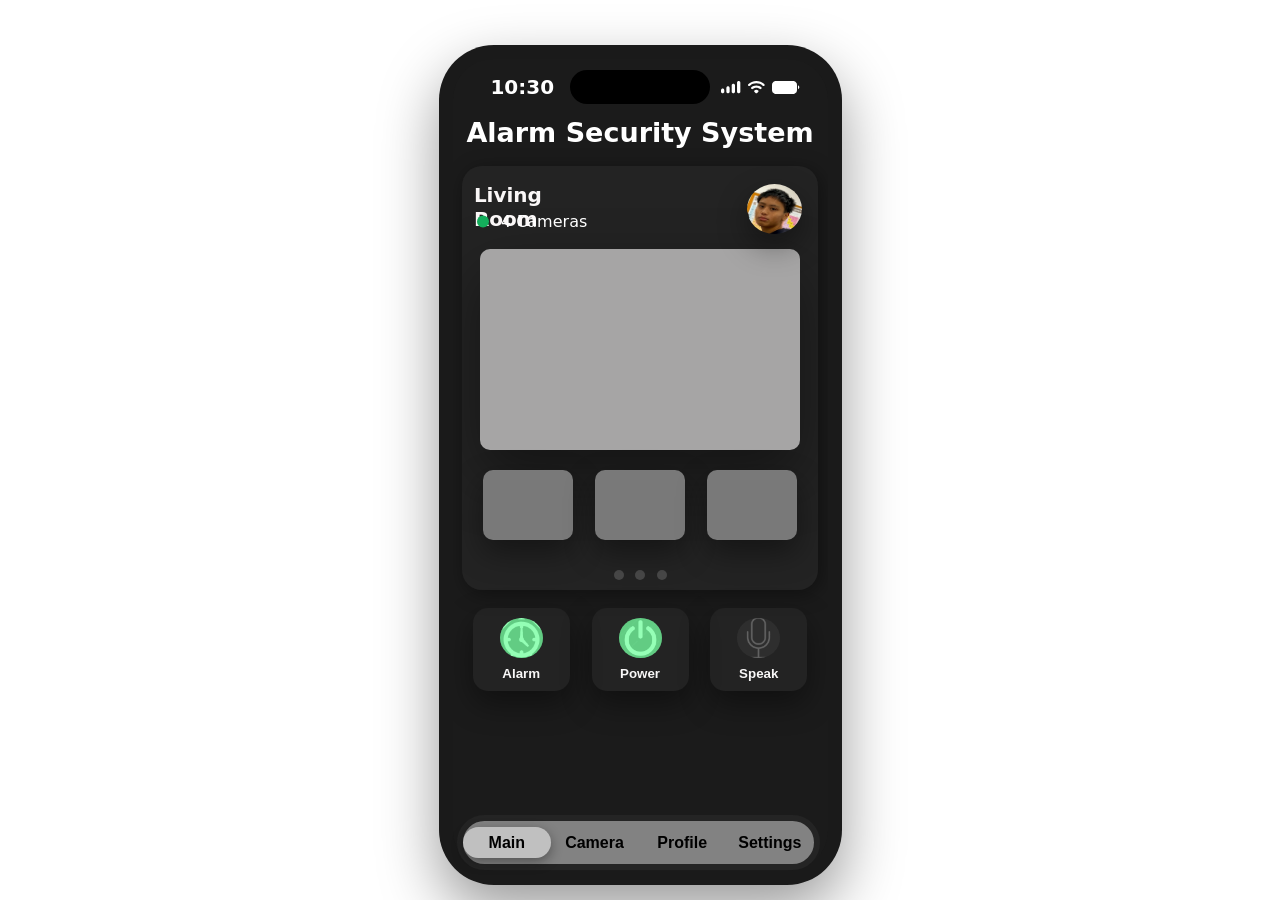
<file: index.html>
<!DOCTYPE html>
<html lang="en">
    <title>Alarm Security System</title>
    <link rel="stylesheet" href="style.css">
<head>
    <meta charset="UTF-8">
    <meta name="viewport" content="width=device-width, initial-scale=1.0">
    <title>Alarm Security System</title>
</head>
<body>
    <div class="phoneFrame">
        <div class="pageContainer">
            <div class="notch"></div>
            <div class="statusBas">
                <span style="margin-left: 1.1vh">10:30</span>
                <div class="levelBar">
                    <img src="Icons/CellularConnection.svg" alt="CelluarIcon">
                    <img src="Icons/Wifi.svg" alt="WifiIcon">
                    <img src="Icons/Battery.svg" alt="batteryIcon">
                </div>
            </div>
            <h1 class="headerText">Alarm Security System</h1>

            <div class="contentContainer">
                <div class="cameraOverView">
                    <span class="cameraLocationText">Living Room</span>
                    <div class="cameraStatusContainer">
                        <img src="Icons/LiveRecordingLight.svg" alt="liveRec" style="margin-left: 15px; display: flex;">
                        <span class="numberOfCameraText">4 Cameras</span>
                    </div>
                    <img src="Icons/profilePicture.png" alt="" class="profileIcon">
                </div>


                <div class="cameraContainer">
                    <img id="cameraFeed" class="camera">
                </div>
                <div class="cameraGridContainer">
                    <div class="gridBox"></div>
                    <div class="gridBox"></div>
                    <div class="gridBox"></div>
                </div>
                <img class="sliderBarrsIcon" src="Icons/SliderBars.svg" alt="sliderBarIcon">
            </div>

            <div class="actionButtonsContainer">
                <button class="actionButtonBlock"><img src="Icons/alarm.svg"><span class="actionButtonSubText">Alarm</span></button>
                <button class="actionButtonBlock"><img src="Icons/Ellipse 1.svg" alt=""><span class="actionButtonSubText">Power</span></button>
                <button class="actionButtonBlock"><img src="Icons/speak.svg" alt=""><span class="actionButtonSubText">Speak</span></button>
            </div>

            <template id="noifcationTemplate">
                <div class="noifcation">

                    <div>
                        <h1 class="motionDetecedText">Motion Detected</h1>
                        <h6 class="subText">Kitchen</h6>
                    </div>

                    <img src="" class="noifcationPicture">

                </div>
            </template>

            <div class="notifcationsCointainer">
                
            </div>

        </div>

        <div class="bottemBar">
            <button class="navButton active" id="index">Main</button>
            <button class="navButton" id="camera">Camera</button>
            <button class="navButton" id="profile">Profile</button>
            <button class="navButton" id="settings">Settings</button>
        </div>
    </div>

    <script src="cameraClient.js"></script>
    <script src="tabBar.js"></script>
    <script src="notifcationsScript.js"></script>
</body>
</html>
</file>
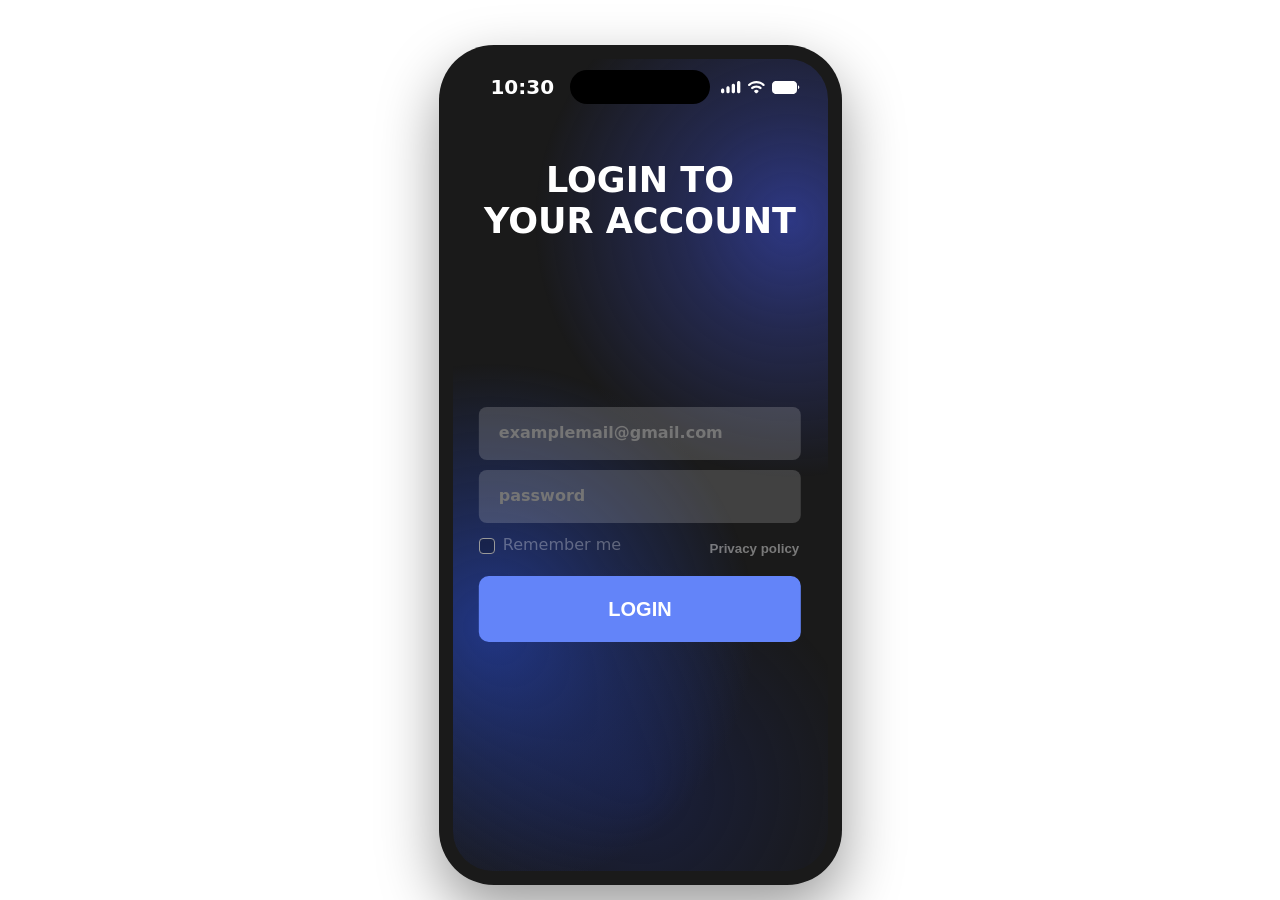
<file: login.html>
<!DOCTYPE html>
<html lang="en">
    <title>Alarm Security System: settings</title>
    <link rel="stylesheet" href="loginStyle.css">
<head>
    <meta charset="UTF-8">
    <meta name="viewport" content="width=device-width, initial-scale=1.0">
    <title>Settings</title>
</head>
<body>
    <div class="phoneFrame">
        <div class="pageContainer">
            <div class="notch"></div>
            <div class="statusBas">
                <span style="margin-left: 1.1vh">10:30</span>
                <div class="levelBar">
                    <img src="Icons/CellularConnection.svg" alt="CelluarIcon">
                    <img src="Icons/Wifi.svg" alt="WifiIcon">
                    <img src="Icons/Battery.svg" alt="batteryIcon">
                </div>

            </div>

            <h1 class="headerText">LOGIN TO <br> YOUR ACCOUNT</h1>

            <span class="warnText" id="warnText">Incorrect username or password.</span>

            <div class="inputFieldsContainer">
                <input type="userName" class="inputField" placeholder="examplemail@gmail.com" id="emailInput">
                <input type="passWord" class="inputField" placeholder="password" id="passWordInput">
            </div>

            <div class="remeberMeContainer">
                <input type="checkbox" class="checkBox">
                <span>Remember me</span>
            </div>

            <button class="loginBtn" id="loginBtn">LOGIN</button>

            <button class="privacyBtn" id="privacyBtn"><span>Privacy policy</span></button>

            

        </div>
    </div>
</body>

<script src="login.js"></script>

</html>
</file>
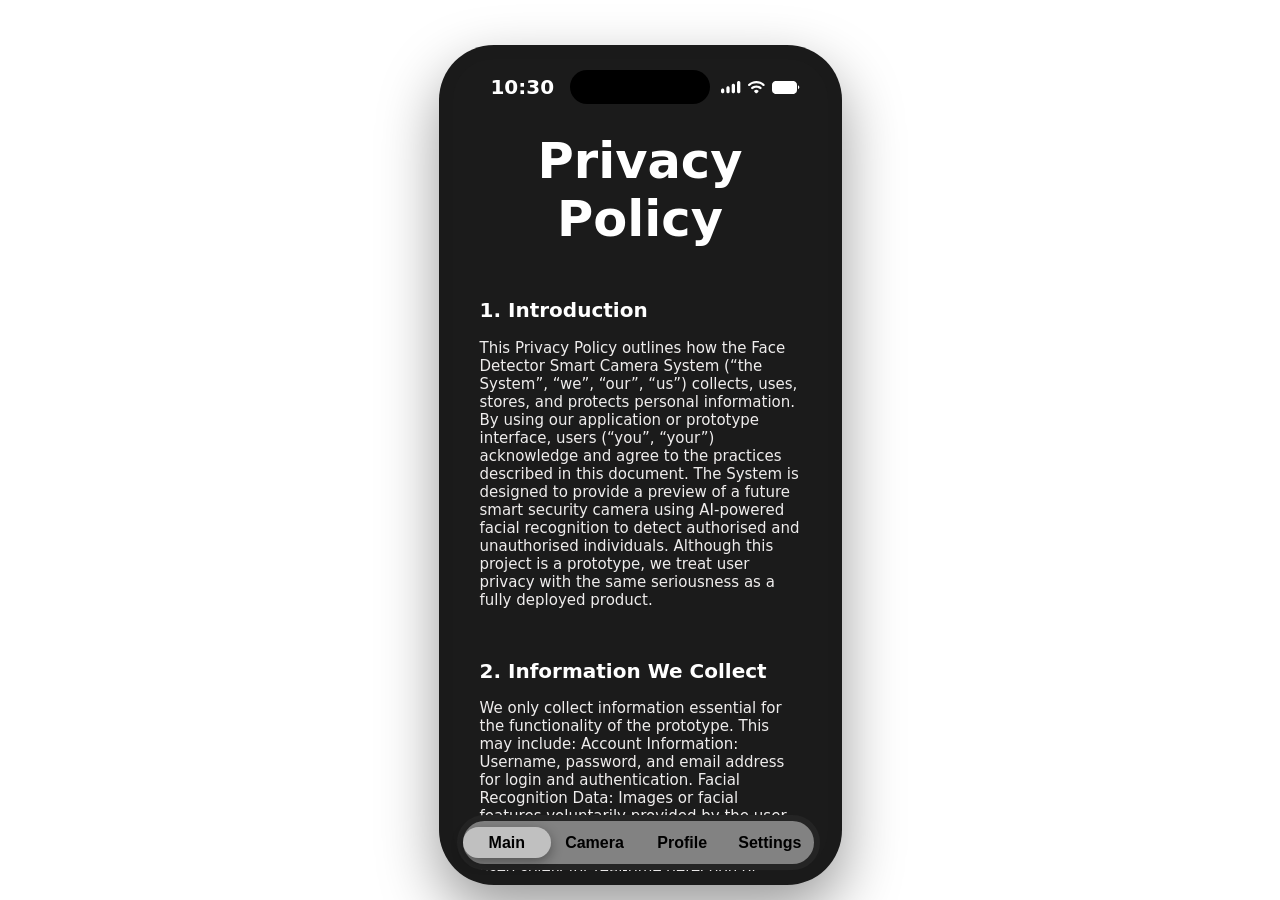
<file: privacyPolicy.html>
<!DOCTYPE html>
<html lang="en">
    <title>Alarm Security System</title>
    <link rel="stylesheet" href="privacyPolicyStyle.css">
<head>
    <meta charset="UTF-8">
    <meta name="viewport" content="width=device-width, initial-scale=1.0">
    <title>Alarm Security System</title>
</head>
<body>
    <div class="phoneFrame">
        <div class="pageContainer">
            <div class="notch"></div>
            <div class="statusBas">
                <span style="margin-left: 1.1vh">10:30</span>
                <div class="levelBar">
                    <img src="Icons/CellularConnection.svg" alt="CelluarIcon">
                    <img src="Icons/Wifi.svg" alt="WifiIcon">
                    <img src="Icons/Battery.svg" alt="batteryIcon">
                </div>
            </div>

            <h1 class="headerText">Privacy Policy</h1>

            <div class="contentContainer">
                <div>
                    <h2>1. Introduction</h1>
                        <p>
                            This Privacy Policy outlines how the Face Detector Smart Camera System (“the System”, “we”, “our”, “us”) collects, uses, stores, and 
                            protects personal information. By using our application or prototype interface, users (“you”, “your”) acknowledge and agree to the practices 
                            described in this document. The System is designed to provide a preview of a future smart security camera using AI‑powered facial recognition 
                            to detect authorised and unauthorised individuals. Although this project is a prototype, we treat user privacy with the same seriousness as a 
                            fully deployed product.
                        </p>
                </div>

                <div>
                    <h2>2. Information We Collect</h2>
                    <P>
                        We only collect information essential for the functionality of the prototype. This may include:
                        Account Information: Username, password, and email address for login and authentication.
                        Facial Recognition Data: Images or facial features voluntarily provided by the user for testing authorised‑user detection. 
                        Camera Feed Data: Live camera footage used solely for real‑time detection of authorised and unauthorised individuals.
                        System Usage Data: Basic interaction logs (e.g., login attempts, detection events) to ensure proper functioning.
                        We do not collect unnecessary personal information, nor do we request sensitive data beyond what is required for the prototype’s core features.
                    </P>
                </div>

                <div>
                    <h2>3. How Your Information Is Used</h2>
                    <p>
                        Your information is used strictly for the following purposes:
                        Authorisation & Access Control: Facial recognition data is used to determine whether an individual is authorised to enter.
                        Security Alerts: If an unauthorised individual is detected, the system triggers an alert within the app.
                        App Functionality: Login details ensure secure access to the app’s UI and features.
                        Performance & Testing: Usage data helps evaluate the effectiveness of the prototype.
                        We do not use your data for marketing, profiling, or external analytics.
                    </p>
                </div>

                <div>
                    <h2>4. Data Storage & Protection</h2>
                    <p>
                        To protect your privacy, the System follows these principles:
                        Local Processing: All facial recognition and camera data is processed locally on the user’s device.
                        No Cloud Uploading: Your facial data, camera feed, and login details are not uploaded, shared, or transmitted to external servers.
                        Secure Storage: Any stored data (e.g., authorised faces) is encrypted and kept only within the app environment.
                        Limited Retention: Data is retained only for the duration necessary to operate the prototype. Users may delete their data at any time.
                    </p>
                </div>

                <div>
                    <h2>5. Data Sharing</h2>
                    <p>
                        We do not share, sell, or disclose your personal information to:
                        Third‑party companies
                        Advertisers
                        External AI systems
                        Government agencies (unless legally required)
                        Your data remains entirely within your control.
                    </p>
                </div>

                <div>
                    <h2>6. User Consent</h2>
                    <p>
                        By using the System, you consent to:
                        The collection of essential personal information
                        The processing of facial recognition data for authorisation purposes
                        The use of camera feed data for real‑time detection
                        Users are informed of all data collected and may withdraw consent by discontinuing use or deleting stored data
                    </p>
                </div>

                <div>
                    <h2>7. Recording & Ethical Considerations</h2>
                    <p>
                        The System only records individuals who enter the camera’s field of view on private property. Entering private property implies consent to being recorded for security purposes.
                        We commit to:
                        Avoiding unnecessary data collection
                        Informing users of what data is stored
                        Ensuring ethical use of facial recognition technology
                        Preventing misuse or unauthorised access to personal data
                    </p>
                </div>

                <div>
                    <h2>8. User Rights</h2>
                    <p>
                        You have the right to:
                        Access the personal data stored within the app
                        Request deletion of your data
                        Understand how your data is used
                        Decline to provide facial recognition data (though this may limit functionality)
                    </p>
                </div>

                <div>
                    <h2>9. Contact Information</h2>
                    <p>
                        For questions or concerns regarding privacy, data handling, or security, please contact the project developer directly.As the project evolves, this Privacy Policy may be updated. Any changes will be clearly communicated within the app or project documentation.
                    </p>
                </div>
            </div>
                

        </div>

        <div class="bottemBar">
            <button class="navButton active" id="index">Main</button>
            <button class="navButton" id="camera">Camera</button>
            <button class="navButton" id="profile">Profile</button>
            <button class="navButton" id="settings">Settings</button>
        </div>
    </div>

    <script src="cameraClient.js"></script>
    <script src="tabBar.js"></script>
    <script src="notifcationsScript.js"></script>
</body>
</html>
</file>
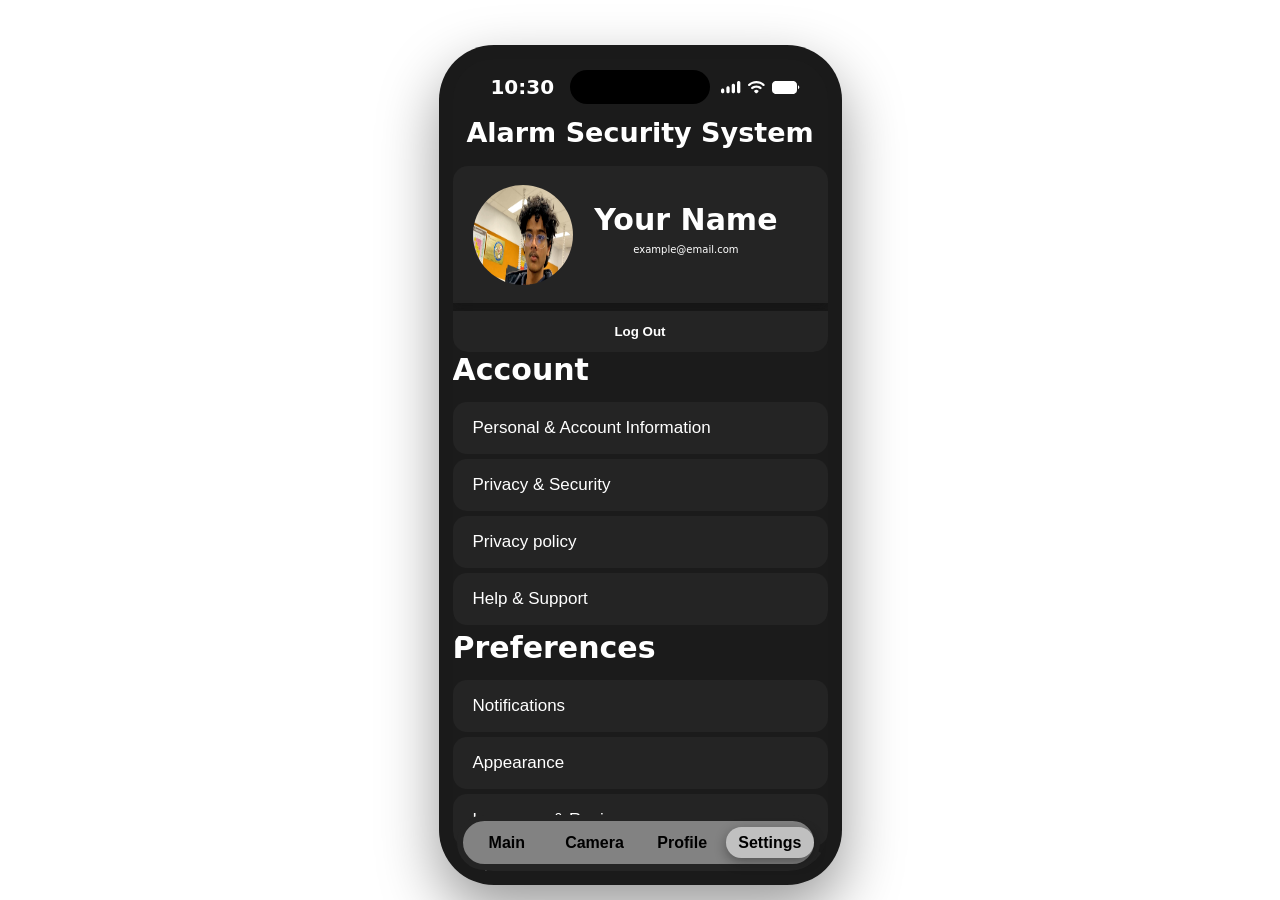
<file: settings.html>
<!DOCTYPE html>
<html lang="en">
    <title>Alarm Security System: settings</title>
    <link rel="stylesheet" href="settingsStyle.css">
<head>
    <meta charset="UTF-8">
    <meta name="viewport" content="width=device-width, initial-scale=1.0">
    <title>Settings</title>
</head>
<body>
    <div class="phoneFrame">
        <div class="pageContainer">
            <div class="notch"></div>
            <div class="statusBas">
                <span style="margin-left: 1.1vh">10:30</span>
                <div class="levelBar">
                    <img src="Icons/CellularConnection.svg" alt="CelluarIcon">
                    <img src="Icons/Wifi.svg" alt="WifiIcon">
                    <img src="Icons/Battery.svg" alt="batteryIcon">
                </div>
            </div>
            <h1 class="headerText">Alarm Security System</h1>

            
                
            <div class="ProfileContainer">
                <div class="ProfileImageBar">
                    <img class="profilePicture" src="dataBase/Adwaut.jpg" alt="">

                    <div class="profileTextContainer">
                        <span class="nameText">Your Name</span>
                        <span class="emailText">example@email.com</span>
                    </div>
                </div>

                <div class="Setting_User_Details_Frame">
                    <button class="logOutButton" id="logOutButton"><span class="logOutText">Log Out</span></button>
                </div>
            </div>

            <div class="AccountContainer" >
                <span class="accountText">Account</span>
                <button class="personal\&AccountInformation"><span>Personal & Account Information</span></button>
                <button class="privacy\&Security"><span>Privacy & Security</span></button>
                <button class="Privacy policy" id="privacy"><span>Privacy policy</span></button>
                <button class="Help\&Support"><span>Help & Support</span></button>
            </div>

            <div class="PreferencesContainer" >
                <span class="PreferencesText">Preferences</span>
                <button class="Notifications"><span>Notifications</span></button>
                <button class="Appearance"><span>Appearance</span></button>
                <button class="Language&Region"><span>Language & Region</span></button>
                <button class="Shortcuts"><span>Shortcuts</span></button>
                <button class="Location"><span>Location</span></button>
                <button class="AdjustCamera"><span>Adjust Camera</span></button>
            </div>

            <div class="FAQContainer">
                <span class="FAQText">FAQ</span>
                <button class="Contactus"><span>Contact Us</span></button>
                <button class="AdvancedSettings"><span>Advanced Settings</span></button>
            

            
        </div>

        <div class="bottemBar">
            <button class="navButton" id="index"><span>Main</span></button>
            <button class="navButton" id="camera"><span>Camera</span></button>
            <button class="navButton" id="profile"><span>Profile</span></button>
            <button class="navButton active" id="settings"><span>Settings</span></button>
        </div>
    </div>

    
</body>

<script src="settingsPage.js"></script>
<script src="tabBar.js"></script>
</html>
</file>
<file: style.css>
body {
    font-family: system-ui, -apple-system, BlinkMacSystemFont, 'Segoe UI', Roboto, Oxygen, Ubuntu, Cantarell, 'Open Sans', 'Helvetica Neue', sans-serif;
}

button {
    transition: transform 0.25s ease;
}

button:hover {
    transform: scale(0.97);
}

.pageContainer {
    background-color: #1f1f1f49;
    min-height: 100%;
    height: 100%;
    width: 100%;
    border-radius: 40px;
    box-sizing: border-box;

    /* 1. Allows content to scroll vertically when it overflows */
    overflow-y: auto;
    overflow-x: hidden; 
}

/* hwllo*/

.pageContainer::-webkit-scrollbar {
    display: none;
}

.headerText {
    color: white;
    text-align: center;
    font-size: 3vh;
    text-wrap-style: pretty;
}

.phoneFrame {
    width: 375px;
    height: 812px;
    background: #1a1a1a;
    border-radius: 55px;
    padding: 14px;
    box-shadow: 0 25px 60px rgba(0,0,0,0.4);
    position: relative;
    margin-left: auto;
    margin-right: auto;
    margin-top: 5vh;
}

.notch {
    position: absolute;
    top: 25px;
    left: 50%;
    transform: translateX(-50%);
    width: 140px;
    height: 34px;
    background: #000;
    border-radius: 20px;
    z-index: 10;
}

.statusBas {
    display: flex;
    justify-content: space-between;
    align-items: center;
    padding: 16px 28px 0;
    color: white;
    font-size: 20px;
    font-weight: 600;
    font-family: system-ui, -apple-system, BlinkMacSystemFont, 'Segoe UI', Roboto, Oxygen, Ubuntu, Cantarell, 'Open Sans', 'Helvetica Neue', sans-serif;
}

.contentContainer {
    display: block;
    overflow: hidden;
    position: relative;
    width: 95%;
    background-color: #3636364b;
    margin-right: 100px;
    margin-right: auto;
    margin-left: auto;
    box-shadow: 3px 4px 20px rgba(0,0,0,0.4);
    border-radius: 20px;

}

.cameraContainer{
    width: 90%;
    height: 200.5px;
    background-color: rgba(255, 254, 254, 0.596);
    margin-right: auto;
    margin-left: auto;
    margin-top: 2vh;
    border-radius: 10px;
    overflow: hidden;
    box-shadow: 0 25px 60px rgba(0,0,0,0.4);

    display: flex;
    justify-content: center;
    align-items: center;
}

.camera{
    max-width: 100%;
    height: auto;

}

.cameraGridContainer {
    display: grid;
    grid-template-columns: 1fr 90px 1fr;
    width: 100%;
    height: 90px;
    margin-right: auto;
    margin-left: auto;
    margin-top: 10px;
    margin-bottom: 20px;

    align-items: center;
    justify-items: center;
    
}

.gridBox {
    width: 90px;
    height: 70px;
    background-color: rgb(121, 121, 121);
    border-radius: 10px;
    box-shadow: 0 12.5px 30px rgba(0,0,0,0.4);
}

.cameraLocationText {
    display: block;
    color: rgb(250, 247, 247);
    margin-left: 12px;
    width: 110px;
    height: 27px;
    margin-top: 17px;
    font-weight: bold;
    font-size: 20px;
    text-wrap-mode: nowrap;
    padding-right: 12px;
    
}

.sliderBarrsIcon {
    display: block;
    margin-left: auto;
    margin-right: auto;
    margin-bottom: 10px;
}

.cameraOverView {
    display: block;
    
}

.numberOfCameraText {
    display: block;
    color: #ffffff;
    margin-left: 12px;
}

.cameraStatusContainer {
    margin-top: 2px;
    display: flex;
}

.profileIcon {
    display: block;
    width: 55px;
    height: 50px;
    border-radius: 100%;
    background-color: red;
    position: absolute;
    left: 80%;
    bottom: 84%;
    box-shadow: 0 12.5px 30px rgba(0,0,0,0.4);
}

.actionButtonsContainer {
    display: grid;
    grid-template-columns: 1fr 100px 1fr;
    align-items: center;
    justify-items: center;
    margin-top: 18px;

}

.actionButtonBlock {
    width: 97px;
    height: 83px;
    background-color: #3636364b;
    box-shadow: 0 12.5px 30px rgba(0,0,0,0.4);
    border-radius: 15px;
    border-width: 0px;
}

.actionButtonSubText {
    display: block;
    color: #f8f7f7;
    font-weight: bold;
    margin-top: 5px;
}

.bottemBar {
    position: absolute;
    bottom: 15px;        /* REQUIRED: Tells sticky WHERE to pin to the bottom */
    z-index: 100;

    width: 90%;
    height: 55px;
    background-color: #828282;
    border-radius: 50px;
    border: 0.7vh solid #242424;
    box-sizing: border-box;

    margin-left: 0.5vh;
    margin-right: auto;

    display: flex;
    justify-content: space-around;
    align-items: center;
}


.navButton {
    width: 100%;
    text-align: center;
    height: 70%;
    border-radius: 20px;
    background: transparent;
    border-width: 0px;
    font-weight: 550;
    font-size: medium;

    transition: background-color 0.5s ease;
}

.bottemBar .navButton:hover {
    background-color: #ffffff80;
}

.bottemBar .navButton.active {
    background-color: #ffffff80;
    box-shadow: 0 4px 12px rgba(12, 12, 12, 0.4);
}

.navSlider {
    position: absolute;
    top: 50%;
    left: 0;
    height: 70%;
    border-radius: 20px;
    background-color: #ffffff80;
    box-shadow: 0 4px 12px rgba(12, 12, 12, 0.4);
    transform: translateY(-50%);
    transition: left 0.3s cubic-bezier(0.4, 0, 0.2, 1), width 0.3s cubic-bezier(0.4, 0, 0.2, 1);
    z-index: 0;
}

.notifcationsCointainer {
    display: grid;
    grid-auto-rows: minmax(84px, auto);
    row-gap: 20px;
    margin-top: 15px;
    margin-left: 20px;
    margin-right: 20px;
    height: auto;
    padding-bottom: 80px;
}

.notifcationsCointainer .noifcation {
    background-color: #242424;
    border-radius: 20px;
    display: flex;
    flex-direction: row;
    gap: 35px;
    align-items: center;
}


.noifcation .motionDetecedText {
    display: block;
    color: rgb(255, 255, 255);
    font-size: 20px;
    margin-left: 25px;
    margin-bottom: 0px;
    font-weight: bold;
    white-space: nowrap;
    overflow: hidden;
}

.noifcation .subText {
    display: block;
    margin-left: 80px;
    margin-top: 2px;
    color: rgb(255, 255, 255);
    font-weight: 400;
    font-size: small;
}

.noifcation .noifcationPicture {
    border-radius: 5px;
    display: flex;
    right: 20px;
    aspect-ratio: 2/1;
    width: auto;
    height: 5.5vh;
}
</file>
<file: loginStyle.css>
body {
    font-family: system-ui, -apple-system, BlinkMacSystemFont, 'Segoe UI', Roboto, Oxygen, Ubuntu, Cantarell, 'Open Sans', 'Helvetica Neue', sans-serif;
}


.pageContainer {

    min-height: 100%;
    height: 100%;
    width: 100%;
    border-radius: 40px;
    box-sizing: border-box;

    /* 1. Allows content to scroll vertically when it overflows */
    overflow-y: auto;
    overflow-x: hidden; 

    background-image: 
    /* Top Right Glow - Focused */
    radial-gradient(circle at 90% 20%, rgba(59, 76, 202, 0.6) 0%, rgba(59, 76, 202, 0.3) 15%, transparent 35%),
    
    /* Center Left Glow - Focused */
    radial-gradient(circle at 10% 70%, rgba(37, 69, 189, 0.65) 0%, rgba(37, 69, 189, 0.3) 20%, transparent 40%),
    
    /* Bottom Center Glow - Subtle */
    radial-gradient(circle at 50% 90%, rgba(24, 38, 109, 0.4) 0%, transparent 30%);
}

.pageContainer::-webkit-scrollbar {
    display: none;
}

.headerText {
    color: white;
    text-align: center;
    font-size: 3.9vh;
    margin-top: 60px;
   
}

.warnText {
    color: red;
    position: absolute;
    display: block;

    transform: translate(-50%, -50%);
    top: 73%;
    left: 50%;

    text-wrap-mode: nowrap;
    font-weight: bold;

    opacity: 0;

    transition: opacity 0.25s ease;
}


.phoneFrame {
    width: 375px;
    height: 812px;
    background: #1a1a1a;
    border-radius: 55px;
    padding: 14px;
    box-shadow: 0 25px 60px rgba(0,0,0,0.4);
    position: relative;
    margin-left: auto;
    margin-right: auto;
    margin-top: 5vh;
}

.notch {
    position: absolute;
    top: 25px;
    left: 50%;
    transform: translateX(-50%);
    width: 140px;
    height: 34px;
    background: #000;
    border-radius: 20px;
    z-index: 10;
}

.statusBas {
    display: flex;
    justify-content: space-between;
    align-items: center;
    padding: 16px 28px 0;
    color: white;
    font-size: 20px;
    font-weight: 600;
    font-family: system-ui, -apple-system, BlinkMacSystemFont, 'Segoe UI', Roboto, Oxygen, Ubuntu, Cantarell, 'Open Sans', 'Helvetica Neue', sans-serif;
}

.inputFieldsContainer {
    display: flex;
    position: absolute;
    flex-direction: column;
    gap: 10px;
    transform: translate(-50%, -50%);
    top: 50%;
    left: 50%;
    align-content: center;
    justify-content: center;
    width: 80%;
}

.inputField {
    height: 51px;
    border-radius: 8px;
    background-color: rgba(217, 217, 217, 0.2);

    border-width: 0px;
    color: white;


    transition: border-color 0.5s ease; 

    padding-left: 20px;
    
}

.inputField:focus {
    outline: 0 !important;
    outline: none !important;

    border-color: rgb(196, 29, 7);
    
}

.inputField::placeholder {
    font-family: system-ui, -apple-system, BlinkMacSystemFont, 'Segoe UI', Roboto, Oxygen, Ubuntu, Cantarell, 'Open Sans', 'Helvetica Neue', sans-serif;
    font-weight: bold;
    font-weight: 1500;
    font-size: medium;
}

.loginBtn {
    position: absolute;
    transform: translate(-50%, -50%);
    bottom: 25%;
    left: 50%;

    width: 80%;
    height: 66px;

    border-radius: 10px;
    border-width: 0px;

    background-color: #6384F9;
    color: white;
    font-weight: bold;
    font-size: 20px;

    transition: transform 0.1s ease;

    cursor: pointer;
}

.loginBtn:active {
    transform: translate(-50%, -50%) scale(0.9);
}

.remeberMeContainer {
    display: flex;
    flex-direction: row;
    gap: 5px;

    position: absolute;
    bottom: 39%;
    left: 8.99999%;
}

.remeberMeContainer span {
    color: rgba(255, 255, 255, 0.3);
}

.checkBox {
    appearance: none;
    -webkit-appearance: none;
    width: 16px;
    height: 16px;
    border: 1px solid #999;
    background-color: rgba(0, 0, 0, 0.2);

    border-radius: 4px;

    cursor: pointer;
    position: relative;

    transition: background-color 0.15s ease, border-color 0.15s ease;
}

.checkBox:checked {
    background-color: #6384F9; /* or whatever "checked" color you want */
}

.checkBox:checked::after {
    content: "";
    position: absolute;
    left: 4px;
    top: 1px;
    width: 4px;
    height: 8px;
    border: solid white;
    border-width: 0 2px 2px 0;
    transform: rotate(45deg);
}

.privacyBtn {
    background-color: #00000000;
    border-width: 0px;

    color: rgba(255, 255, 255, 0.598);
    opacity: 0.7;
    font-weight: bold;

    display: block;
    position: absolute;
    bottom: 39%;
    right: 8.99999%;

    cursor: pointer;
}
</file>
<file: privacyPolicyStyle.css>
body {
    font-family: system-ui, -apple-system, BlinkMacSystemFont, 'Segoe UI', Roboto, Oxygen, Ubuntu, Cantarell, 'Open Sans', 'Helvetica Neue', sans-serif;
}

button {
    transition: transform 0.25s ease;
}

button:hover {
    transform: scale(0.97);
}

.pageContainer {
    background-color: #1f1f1f49;
    min-height: 100%;
    height: 100%;
    width: 100%;
    border-radius: 40px;
    box-sizing: border-box;

    /* 1. Allows content to scroll vertically when it overflows */
    overflow-y: auto;
    overflow-x: hidden; 
}

/* hwllo*/

.pageContainer::-webkit-scrollbar {
    display: none;
}

.headerText {
    color: white;
    text-align: center;
    font-size: 5.5vh;
    text-wrap-style: pretty;
}



.phoneFrame {
    width: 375px;
    height: 812px;
    background: #1a1a1a;
    border-radius: 55px;
    padding: 14px;
    box-shadow: 0 25px 60px rgba(0,0,0,0.4);
    position: relative;
    margin-left: auto;
    margin-right: auto;
    margin-top: 5vh;
}

.notch {
    position: absolute;
    top: 25px;
    left: 50%;
    transform: translateX(-50%);
    width: 140px;
    height: 34px;
    background: #000;
    border-radius: 20px;
    z-index: 10;
}

.statusBas {
    display: flex;
    justify-content: space-between;
    align-items: center;
    padding: 16px 28px 0;
    color: white;
    font-size: 20px;
    font-weight: 600;
    font-family: system-ui, -apple-system, BlinkMacSystemFont, 'Segoe UI', Roboto, Oxygen, Ubuntu, Cantarell, 'Open Sans', 'Helvetica Neue', sans-serif;
}

.contentContainer {
    margin-left: 27px;
    margin-right: 27px;
    padding-bottom: 100px;
}

h2 {
    color: white;
    font-size: 20px;
    margin-top: 50px;
}

p {
    color: rgb(239, 237, 237);
    font-size: 15px;
    text-wrap-mode: inherit;
    text-wrap-style: balance;
    font-weight: 25;
}

.bottemBar {
    position: absolute;
    bottom: 15px;        /* REQUIRED: Tells sticky WHERE to pin to the bottom */
    z-index: 100;

    width: 90%;
    height: 55px;
    background-color: #828282;
    border-radius: 50px;
    border: 0.7vh solid #242424;
    box-sizing: border-box;

    margin-left: 0.5vh;
    margin-right: auto;

    display: flex;
    justify-content: space-around;
    align-items: center;
}


.navButton {
    width: 100%;
    text-align: center;
    height: 70%;
    border-radius: 20px;
    background: transparent;
    border-width: 0px;
    font-weight: 550;
    font-size: medium;

    transition: background-color 0.5s ease;
}

.bottemBar .navButton:hover {
    background-color: #ffffff80;
}

.bottemBar .navButton.active {
    background-color: #ffffff80;
    box-shadow: 0 4px 12px rgba(12, 12, 12, 0.4);
}

.navSlider {
    position: absolute;
    top: 50%;
    left: 0;
    height: 70%;
    border-radius: 20px;
    background-color: #ffffff80;
    box-shadow: 0 4px 12px rgba(12, 12, 12, 0.4);
    transform: translateY(-50%);
    transition: left 0.3s cubic-bezier(0.4, 0, 0.2, 1), width 0.3s cubic-bezier(0.4, 0, 0.2, 1);
    z-index: 0;
}
</file>
<file: settingsStyle.css>
body {
    font-family: system-ui, -apple-system, BlinkMacSystemFont, 'Segoe UI', Roboto, Oxygen, Ubuntu, Cantarell, 'Open Sans', 'Helvetica Neue', sans-serif;
}

button {
    transition: transform 0.25s ease;
}

button:hover {
    transform: scale(0.95);
}


.pageContainer {
    background-color: #1f1f1f49;
    min-height: 100%;
    height: 100%;
    width: 100%;
    border-radius: 40px;
    box-sizing: border-box;

    /* 1. Allows content to scroll vertically when it overflows */
    overflow-y: auto;
    overflow-x: hidden; 
}

.pageContainer::-webkit-scrollbar {
    display: none;
}

.headerText {
    color: white;
    text-align: center;
    font-size: 3vh;
    text-wrap-style: auto;
   
}

.phoneFrame {
    width: 375px;
    height: 812px;
    background: #1a1a1a;
    border-radius: 55px;
    padding: 14px;
    box-shadow: 0 25px 60px rgba(0,0,0,0.4);
    position: relative;
    margin-left: auto;
    margin-right: auto;
    margin-top: 5vh;
}

.notch {
    position: absolute;
    top: 25px;
    left: 50%;
    transform: translateX(-50%);
    width: 140px;
    height: 34px;
    background: #000;
    border-radius: 20px;
    z-index: 10;
}

.statusBas {
    display: flex;
    justify-content: space-between;
    align-items: center;
    padding: 16px 28px 0;
    color: white;
    font-size: 20px;
    font-weight: 600;
    font-family: system-ui, -apple-system, BlinkMacSystemFont, 'Segoe UI', Roboto, Oxygen, Ubuntu, Cantarell, 'Open Sans', 'Helvetica Neue', sans-serif;
}



.bottemBar {
    position: absolute;
    bottom: 15px;        /* REQUIRED: Tells sticky WHERE to pin to the bottom */
    z-index: 100;

    width: 90%;
    height: 55px;
    background-color: #828282;
    border-radius: 50px;
    border: 0.7vh solid #242424;
    box-sizing: border-box;

    margin-left: 0.5vh;
    margin-right: auto;

    display: flex;
    justify-content: space-around;
    align-items: center;
}

.bottemBar::after {
    content: "";
    position: absolute;
    top: 15%;
    left: 0;
    height: 70%;
    border-radius: 20px;

    background-color: #ffffff80;
    box-shadow: 0 4px 12px rgba(12, 12, 12, 0.4);

    z-index: 1;

    width: var(--slider-width);
    transform: translateX(var(--slider-x));
    transition: transform 0.3s ease, width 0.3s ease;
}

.navButton {
    width: 100%;
    text-align: center;
    height: 70%;
    border-radius: 20px;
    background: transparent;
    border-width: 0px;
    font-weight: 550;
    font-size: medium;

    transition: background-color 0.5s ease;

    position: relative;


}

.navButton span {
    position: relative;
    z-index: 3;
}

.bottemBar .navButton::after {
    content: "";
    height: 100%;
    width: 100%;
    background-color: #ffffff80;
    left: 0;
    bottom: 0;

    position: absolute;
    z-index: 2;

    border-radius: 50px;

    opacity: 0;
    transition: opacity 0.2s ease-in-out;
}

.bottemBar .navButton:hover::after {
    opacity: 1;
}

.bottemBar .navButton.active {
    background-color: #ffffff80;
    box-shadow: 0 4px 12px rgba(12, 12, 12, 0.4);
}

.ProfileContainer {
    width: 100%;
    display: flex;
    justify-content: center;
    align-items: center;
    flex-direction: column;
    gap: 8px;
    border-radius: 15px;
    overflow: hidden;
}

.ProfileImageBar{
    width: 100%;
    height: 137px;
    background-color: #242424;
    border-width: 0px;
    text-align: center;
    line-height: 100px;
    display: flex;
    flex-direction: row;
    justify-items: center;
    box-shadow: 0 4px 12px rgba(12, 12, 12, 0.4);
}

.Setting_User_Details_Frame {
    width: 100%;
    height: 41px;
    background-color: #242424;
    border-radius: 0px;
    border-width: 0px;
    text-align: center;
    line-height: 100px;
    box-shadow: 0 4px 12px rgba(12, 12, 12, 0.4);
}

.profileTextContainer {
    display: flex;
    flex-direction: column;
    align-items: center;
    justify-content: center;
    height: 100%;
    overflow: hidden;
    margin-right: 50px;

}

.profilePicture {
    display: block;
    width: 100px;
    height: 100px;
    border-radius: 100%;
    margin-left: auto;
    margin-right: auto;
    margin-top: auto;
    margin-bottom: auto;
}

.profileTextContainer .nameText {
      display: inline;
    font-size: 30px;
    box-sizing: border-box;
    color: white;
    margin-bottom: 0px;
    height: 30px;
    font-weight: bold;
}

.profileTextContainer .emailText {
    display: inline;
    font-size: 10px;
    box-sizing: border-box;
    color: white;
    
}

.logOutButton {
    display: block;
    height: 100%;
    width: 50%;
    margin: auto auto auto auto;
    color: rgb(255, 255, 255);
    background-color: #242424;
    border-width: 0px;
    font-weight: bold;
}

.AccountContainer {
    display: flex;
    flex-direction: column;
    align-items: left;
    justify-content: start;
    Width: 100%;
    overflow: hidden;
    margin-right: 50px;
    border-radius: 20px;
}

.accountText {
    display: inline;
    font-size: 30px;
    box-sizing: border-box;
    color: white;
    margin-bottom: 0px;
    height: 30px;
    font-weight: bold;
    margin-bottom: 20px;
    border-radius: 20px;
}

.AccountContainer button {
    display: block;
    width: 100%;
    padding: 16px 20px;
    margin: 0;
    color: white;
    background-color: #242424;
    border: none;
    border-radius: 14px;
    font-weight: normal;
    font-size: 17px;
    text-align: left;
    cursor: pointer;
    margin-bottom: 5px;
}

.PreferencesContainer {
    display: flex;
    flex-direction: column;
    align-items: left;
    justify-content: start;
    Width: 100%;
    overflow: hidden;
    margin-right: 50px;
    border-radius: 20px;
}
.PreferencesText {
    display: inline;
    font-size: 30px;
    box-sizing: border-box;
    color: white;
    margin-bottom: 0px;
    height: 30px;
    font-weight: bold;
    margin-bottom: 20px;
    border-radius: 20px;
}
.PreferencesContainer button {
    display: block;
    width: 100%;
    padding: 16px 20px;
    margin: 0;
    color: white;
    background-color: #242424;
    border: none;
    border-radius: 14px;
    font-weight: normal;
    font-size: 17px;
    text-align: left;
    cursor: pointer;
    margin-bottom: 5px;
}

.FAQContainer {
    display: flex;
    flex-direction: column;
    align-items: left;
    justify-content: start;
    height: 30%;
    Width: 100%;
    overflow: hidden;
    margin-right: 50px;
    border-radius: 20px;
}

.FAQText {
    display: inline;
    font-size: 30px;
    box-sizing: border-box;
    color: white;
    margin-bottom: 0px;
    height: 30px;
    font-weight: bold;
    margin-bottom: 20px;
    border-radius: 20px;
}

.FAQContainer button {
    display: block;
    width: 100%;
    padding: 16px 20px;
    margin: 0;
    color: white;
    background-color: #242424;
    border: none;
    border-radius: 14px;
    font-weight: normal;
    font-size: 17px;
    text-align: left;
    cursor: pointer;
    margin-bottom: 5px;
}
</file>
